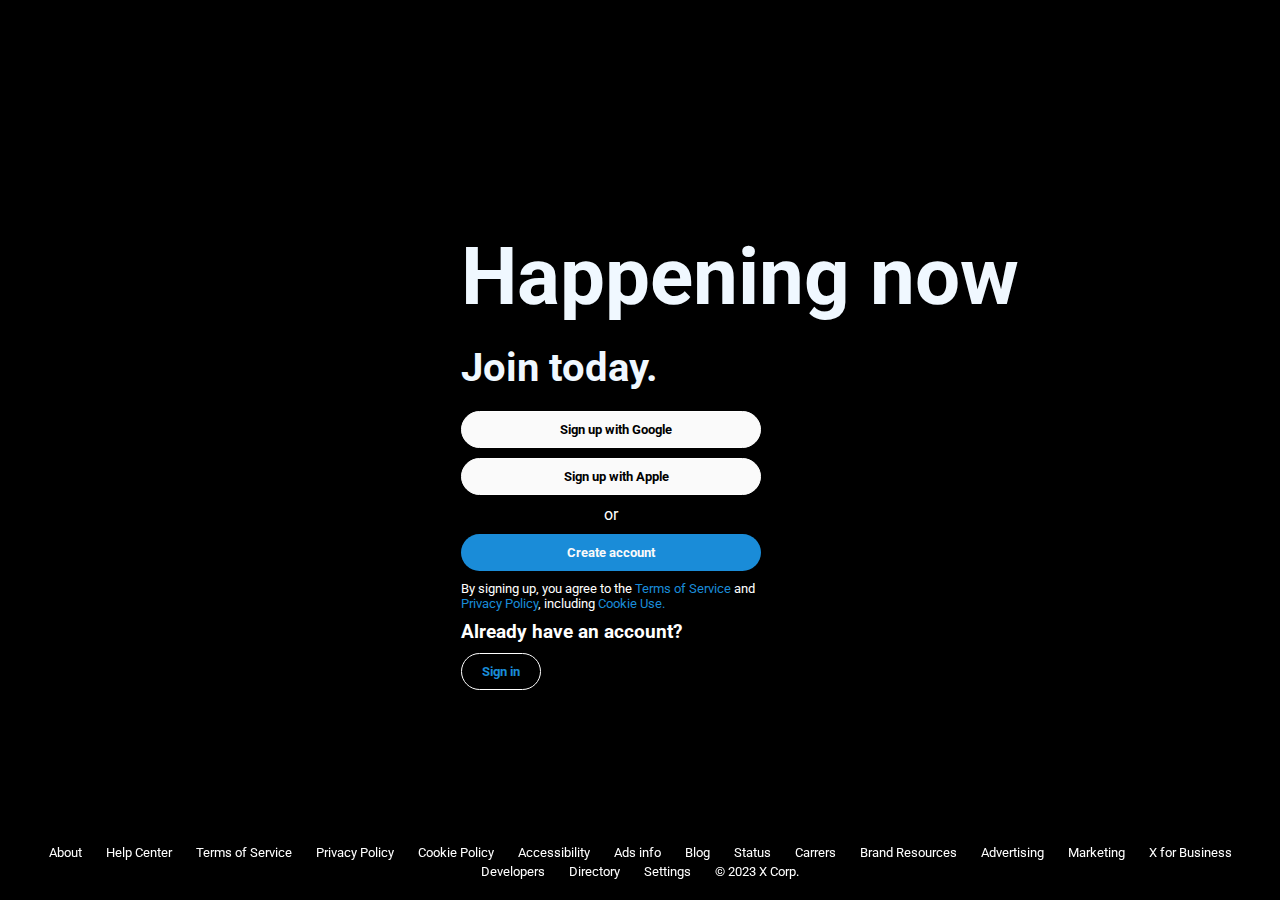
<file: UTS_135_Kennesty Ayustia/index.html>
<!DOCTYPE html>
<html lang="en">
  <head>
    <meta charset="UTF-8" />
    <meta name="viewport" content="width=device-width, initial-scale=1.0" />
    <title>135_Kennesty Ayustia</title>
    <link rel="stylesheet" href="resource/style.css" />
    <link
      rel="shortcut icon"
      href="images/logo.avif"
      type="image/x-icon"
    />
    <link
      rel="stylesheet"
      href="https://cdnjs.cloudflare.com/ajax/libs/font-awesome/6.4.2/css/all.min.css"
      integrity="sha512-z3gLpd7yknf1YoNbCzqRKc4qyor8gaKU1qmn+CShxbuBusANI9QpRohGBreCFkKxLhei6S9CQXFEbbKuqLg0DA=="
      crossorigin="anonymous"
      referrerpolicy="no-referrer"
    />
  </head>
  <body>
    <body style="background-color: black; color: white;">  </body>
    
    <div class="container">
      <div class="left">
        <i class="fa-brands fa-x-twitter"></i>
      </div>

      <div class="right">
        <span class="twitter-right">
          <i class="fa-brands fa-x-twitter"></i>
        </span>

        <h1 class="mt-20">Happening now
        </h1>
        <h2 class="mt-20">Join today.</h2>

        <p class="button-group">
          
          <button class="mt-20 button-bg-white">
            <i class="fa-brands fa-google"></i>
            <span>Sign up with Google</span>
          </button>
          <button class="mt-10 button-bg-white">
            <i class="fa-brands fa-apple"></i>
            <span>Sign up with Apple</span>
          </button>

          <span class="mt-10 text-center">or</span>

          <button class="mt-10 button-bg-blue button-create-account">
            Create account
          </button>
        </p>

        <p class="mt-10 text-muted">
          By signing up, you agree to the
          <a href="#">Terms of Service</a> and <a href="#">Privacy Policy</a>,
          including
          <a href="#">Cookie Use.</a>
        </p>

        <h3 class="mt-10">Already have an account?</h3>
        <button
          class="mt-10 button-bg-transparent text-blue button-login-account"
        >
          Sign in
        </button>
      </div>
    </div>

    <footer class="mt-20">
      <a href="#">About</a>
      <a href="#">Help Center</a>
      <a href="#">Terms of Service</a>
      <a href="#">Privacy Policy</a>
      <a href="#">Cookie Policy</a>
      <a href="#">Accessibility</a>
      <a href="#">Ads info</a>
      <a href="#">Blog</a>
      <a href="#">Status</a>
      <a href="#">Carrers</a>
      <a href="#">Brand Resources</a>
      <a href="#">Advertising</a>
      <a href="#">Marketing</a>
      <a href="#">X for Business</a>
      <a href="#">Developers</a>
      <a href="#">Directory</a>
      <a href="#">Settings</a>
      <a href="#">&copy; 2023 X Corp.</a>
    </footer>

    <!-- LOGIN -->
    <div id="modal-login" class="modal display-hidden">
      
      <div class="modal-container">
        <button class="button-close-modal">x</button>

        <span class="logo-twitter-modal">
          <i class="fa-brands fa-x-twitter"></i>
        </span>

        <div class="modal-content">
          <h2 class="mt-20">Sign in to X</h2>

          <p class="button-group">
            <button class="mt-20 button-bg-white">
              <i class="fa-brands fa-google"></i>
              <span>Sign in with Google</span>
            </button>
            <button class="mt-10 button-bg-white">
              <i class="fa-brands fa-apple"></i>
              <span>Sign in with Apple</span>
            </button>

            <span class="mt-10 text-center">or</span>

            <input 
              class="mt-10"
              type="text"
              placeholder="Phone, email, or username"
            />
            <button class="mt-10 button-bg-white"onclick="window.location.href = 'homepage.html';">Next</button>
            <button class="mt-10 button-bg-white">
              Forgot password?
            </button>
          </p>

          <p class="mt-30 text-muted">
            Don't have an account?
            <button class="text-blue button-link button-create-account">
              Sign up
            </button>
          </p>
        </div>
      </div>
    </div>

    <!-- REGISTER -->
    <div id="modal-register" class="modal display-hidden">
      <div class="modal-container">
        <button class="button-close-modal">x</button>

        <span class="logo-twitter-modal">
          <i class="fa-brands fa-x-twitter"></i>
        </span>

        <div class="modal-content">
          <h2 class="mt-20">Create your Account</h2>

          <p class="button-group">
             <input
              class="mt-10"
              type="text"
              placeholder="Name"
            />
            <input
            class="mt-10"
            type="text"
            placeholder="Email"
          />
          <input
          class="mt-10"
          type="text"
          placeholder="Password"
        />


        <button class="mt-10 button-bg-blue button-create-account">
          Register
      </button>
      
          </p>

          <p class="mt-10 text-muted">
            By signing up, you agree to the
            <a href="#" class="text-blue">Terms of Service</a> and
            <a href="#" class="text-blue">Privacy Policy</a>, including
            <a href="#" class="text-blue">Cookie Use.</a>
          </p>

          <p class="mt-30 text-muted">
            Already have an account?
            <button class="text-blue button-link button-login-account">
              Sign in
            </button>
          </p>
        </div>
      </div>
    </div>

    <script src="js/scripts.js"></script>
  </body>
</html>
</file>
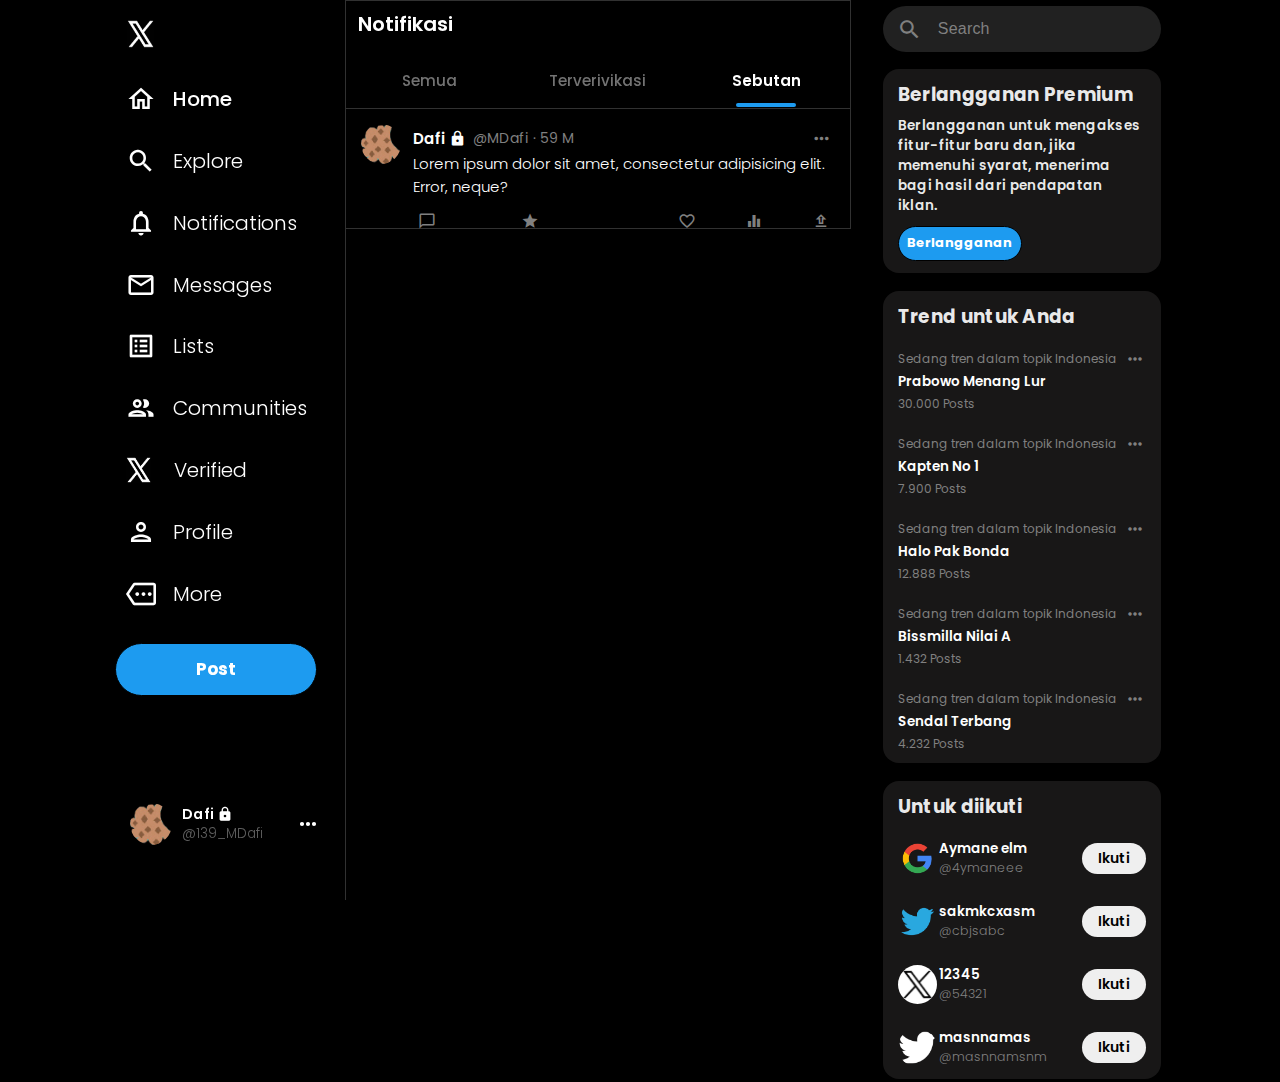
<file: UTS_135_Kennesty Ayustia/explore.html>
<!DOCTYPE html>
<html lang="en">

<head>
    <meta charset="UTF-8">
    <meta http-equiv="X-UA-Compatible" content="IE=edge">
    <meta name="viewport" content="width=device-width, initial-scale=1.0">
    <link href="https://fonts.googleapis.com/icon?family=Material+Icons|Material+Icons+Outlined" rel="stylesheet">
    <link rel="stylesheet" href="resource/stylehome.css">
    <link rel="icon" href="images/xx logo.png">
    <title>139_Muhammad Dafi Bagas</title>
</head>

<body>
    <!-- Nav Links Structure -->
    <header>
        <nav class="nav-links">
            <a href="" class="logo">
                <img src="images/x logo.png" alt="" class="logo-img">
            </a>

            <a href="homepage.html" class="active">
                <i class="material-icons-outlined">home</i>
                <span style="font-weight: 500;"> Home</span>
            </a>

            <a href="explore.html">
                <i class="material-icons-outlined">search</i>
                <span>Explore</span>
            </a>
            

            <a href="">
                <i class="material-icons-outlined">notifications</i>
                <span>Notifications</span>
            </a>

            <a href="">
                <i class="material-icons-outlined">mail</i>
                <span>Messages</span>
            </a>

            <a href="">
                <i class="material-icons-outlined">list_alt</i>
                <span>Lists</span>
            </a>

            <a href="">
                <i class="material-icons-outlined">group</i>
                <span>Communities</span>
            </a>

            <a href="">
                <img src="images/x logo.png" alt="" class="verified">
                <span>Verified</span>
            </a>

            <a href="">
                <i class="material-icons-outlined">person</i>
                <span>Profile</span>
            </a>

            <a href="">
                <i class="material-icons-outlined">more</i>
                <span>More</span>
            </a>
            <button class="x-btn">Post</button>
        </nav>

        <div class="main-account">
            <a href="">
                <img src="images/cook.png" alt="">
                <div class="account-details">
                    <span class="account-name">Dafi <i class="material-icons">lock</i></span>
                    <span class="account-user">@139_MDafi</span>
                </div>
                <i class="material-icons-outlined">
                    more_horiz
                </i>
            </a>
        </div>
    </header>

    <!-- Main Structure -->

    <main>
        <div class="main-flex">

            <!-- Left Main Structure -->

            <div class="main-feed">

                <div class="home-bar">
                    <span style="font-weight: 600;">Notifikasi</span>
                    <div class="two-links">
                        <a href="notifsemua.html">Semua</a>
                        <a href="">Terverivikasi</a>
                        <a href="" class="active">Sebutan</a>
                    </div>
                </div>
                <div class="new-tweet">
                    <img src="images/cook.png" alt="">
                    <div class="tweet-posted-details">
                        <div class="user-time">
                            <a href="">
                               Dafi <i class="material-icons">lock</i>
                                <span> @MDafi
                                    ·
                                    59 M</span>
                            </a>
                            <i class="material-icons-outlined">
                                more_horiz
                            </i>
                        </div>


                        <div class="tweet-text">

                            <p>Lorem ipsum dolor sit amet, consectetur adipisicing elit. Error, neque?</p>

                        </div>

                        <div class="tweet-react">
                            <ul>
                                <li><i class="material-icons-outlined">chat_bubble_outline</i></li>
                                <li><i class="material-icons-outlined green">restart_alt</i></li>
                                <li><i class="material-icons-outlined red">favorite_border</i></li>
                                <li><i class="material-icons-outlined">equalizer</i></li>
                                <li><i class="material-icons-outlined">upload</i></li>
                            </ul>
                            
                        </div>

                    </div>
                </div>

              

            </div>

            <!-- Right Main Structure -->

            <div class="side-feed">

                <!-- Search Bar Structure -->

                <div class="search">
                    <i class="material-icons-outlined">
                        search
                    </i>
                    <input type="text" placeholder="Search">
                </div>

                <!-- Subscribe Section Structure -->

                <div class="subscribe">
                    <h4>Berlangganan Premium</h4>
                    <p>Berlangganan untuk mengakses fitur-fitur baru dan, jika memenuhi syarat, menerima bagi hasil dari pendapatan iklan.</p>
                    <button class="x-btnbr">Berlangganan</button>
                </div>

                <!-- Trending Section Structure -->

                <div class="trending">
                    <h4>Trend untuk Anda</h4>
                    <div class="trending-details">
                        <div class="trending-city">
                            <span>Sedang tren dalam topik Indonesia</span>
                            <i class="material-icons-outlined">
                                more_horiz
                            </i>
                        </div>

                        <div class="trending-name">
                            <p>Prabowo Menang Lur</p>
                            <span>30.000 Posts</span>
                        </div>
                    </div>

                    <div class="trending-details">
                        <div class="trending-city">
                            <span>Sedang tren dalam topik Indonesia</span>
                            <i class="material-icons-outlined">
                                more_horiz
                            </i>
                        </div>

                        <div class="trending-name">
                            <p>Kapten No 1</p>
                            <span>7.900 Posts</span>
                        </div>
                    </div>

                    <div class="trending-details">
                        <div class="trending-city">
                            <span>Sedang tren dalam topik Indonesia</span>
                            <i class="material-icons-outlined">
                                more_horiz
                            </i>
                        </div>

                        <div class="trending-name">
                            <p>Halo Pak Bonda</p>
                            <span>12.888 Posts</span>
                        </div>
                    </div>

                    <div class="trending-details">
                        <div class="trending-city">
                            <span>Sedang tren dalam topik Indonesia</span>
                            <i class="material-icons-outlined">
                                more_horiz
                            </i>
                        </div>

                        <div class="trending-name">
                            <p>Bissmilla Nilai A</p>
                            <span>1.432 Posts</span>
                        </div>
                    </div>

                    <div class="trending-details">
                        <div class="trending-city">
                            <span>Sedang tren dalam topik Indonesia</span>
                            <i class="material-icons-outlined">
                                more_horiz
                            </i>
                        </div>

                        <div class="trending-name">
                            <p>Sendal Terbang</p>
                            <span>4.232 Posts</span>
                        </div>
                    </div>

                    

                </div>

                <!-- Follow Section Structure -->

                <div class="follow">
                    <h4>Untuk diikuti</h4>
                    <div class="account-info">
                        <img src="images/google.png" alt="">
                        <div class="user">
                            <p>Aymane elm</p>
                            <span>@4ymaneee</span>
                        </div>
                        <button class="follow-btn">Ikuti</button>
                    </div>

                    <div class="account-info">
                        <img src="images/logo.png" alt="">
                        <div class="user">
                            <p>sakmkcxasm</p>
                            <span>@cbjsabc</span>
                        </div>
                        <button class="follow-btn">Ikuti</button>
                    </div>

                    <div class="account-info">
                        <img src="images/sad.avif" alt="">
                        <div class="user">
                            <p>12345</p>
                            <span>@54321</span>
                        </div>
                        <button class="follow-btn">Ikuti</button>
                    </div>

                    <div class="account-info">
                        <img src="images/twitter-white.png" alt="">
                        <div class="user">
                            <p>masnnamas</p>
                            <span>@masnnamsnm</span>
                        </div>
                        <button class="follow-btn">Ikuti</button>
                    </div>
                </div>
            </div>
        </div>
    </main>

</body>

</html>
</file>
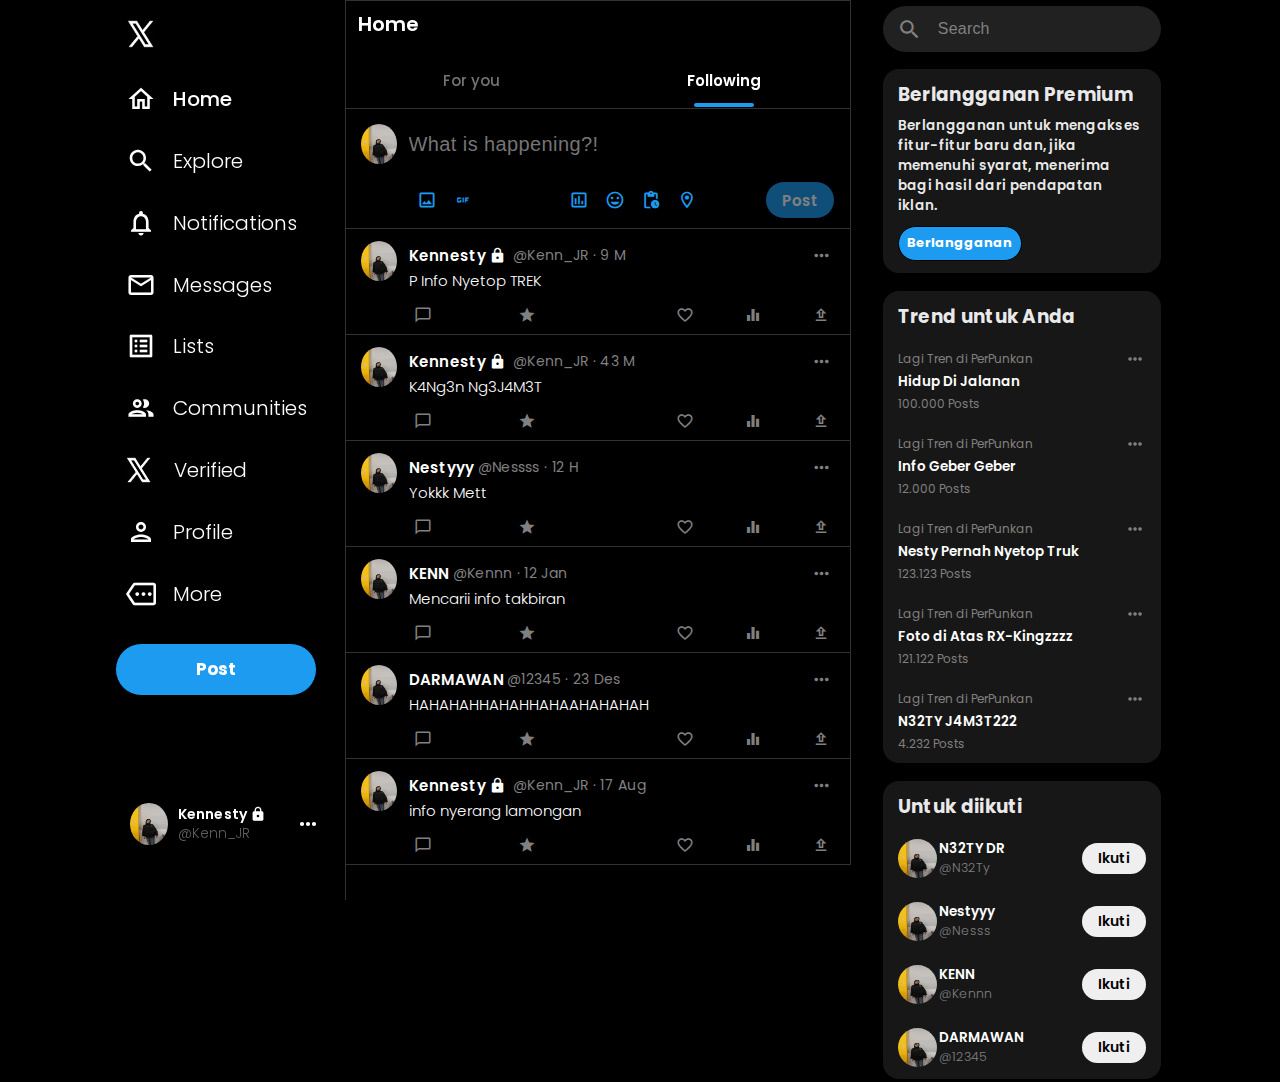
<file: UTS_135_Kennesty Ayustia/homemengikuti.html>
<!DOCTYPE html>
<html lang="en">

<head>
    <meta charset="UTF-8">
    <meta http-equiv="X-UA-Compatible" content="IE=edge">
    <meta name="viewport" content="width=device-width, initial-scale=1.0">
    <link href="https://fonts.googleapis.com/icon?family=Material+Icons|Material+Icons+Outlined" rel="stylesheet">
    <link rel="stylesheet" href="resource/stylehome.css">
    <link rel="icon" href="images/xx logo.png">
    <title>135_Kennesty Ayustia</title>
</head>

<body>
    <!-- Nav Links Structure -->
    <header>
        <nav class="nav-links">
            <a href="" class="logo">
                <img src="images/x logo.png" alt="" class="logo-img">
            </a>

            <a href="homepage.html" class="active">
                <i class="material-icons-outlined">home</i>
                <span style="font-weight: 500;"> Home</span>
            </a>

            <a href="explore.html">
                <i class="material-icons-outlined">search</i>
                <span>Explore</span>
            </a>
            

            <a href="notifsemua.html">
                <i class="material-icons-outlined">notifications</i>
                <span>Notifications</span>
            </a>

            <a href="">
                <i class="material-icons-outlined">mail</i>
                <span>Messages</span>
            </a>

            <a href="">
                <i class="material-icons-outlined">list_alt</i>
                <span>Lists</span>
            </a>

            <a href="">
                <i class="material-icons-outlined">group</i>
                <span>Communities</span>
            </a>

            <a href="">
                <img src="images/x logo.png" alt="" class="verified">
                <span>Verified</span>
            </a>

            <a href="">
                <i class="material-icons-outlined">person</i>
                <span>Profile</span>
            </a>

            <a href="">
                <i class="material-icons-outlined">more</i>
                <span>More</span>
            </a>
            <button class="x-btn">Post</button>
        </nav>

        <div class="main-account">
            <a href="">
                <img src="images/ken.jpg" alt="">
                <div class="account-details">
                    <span class="account-name">Kennesty <i class="material-icons">lock</i></span>
                    <span class="account-user">@Kenn_JR</span>
                </div>
                <i class="material-icons-outlined">
                    more_horiz
                </i>
            </a>
        </div>
    </header>

    <!-- Main Structure -->

    <main>
        <div class="main-flex">

            <!-- Left Main Structure -->

            <div class="main-feed">

                <div class="home-bar">
                    <span style="font-weight: 600;">Home</span>
                    <div class="two-links">
                        <a href="homepage.html">For you</a>
                        <a href=""class="active">Following</a>
                    </div>
                </div>
                <div class="new-tweet">
                    <img src="images/ken.jpg" alt="">
                    <div class="new-tweet-details">
                        <input type="text" placeholder="What is happening?!">

                        <div class="new-tweet-action">

                            <ul>
                                <li><i class="material-icons-outlined">image</i></li>
                                <li><i class="material-icons-outlined">gif_box</i></li>
                                <li><i class="material-icons-outlined">poll</i></li>
                                <li><i class="material-icons-outlined">mood</i></li>
                                <li><i class="material-icons-outlined">pending_actions</i></li>
                                <li><i class="material-icons-outlined">location_on</i></li>
                            </ul>

                            <button class="x-btn">Post</button>

                        </div>
                    </div>
                </div>

                <div class="tweet-posted">
                    <img src="images/ken.jpg" alt="">
                    <div class="tweet-posted-details">
                        <div class="user-time">
                            <a href="">
                               Kennesty <i class="material-icons">lock</i>
                                <span> @Kenn_JR
                                    ·
                                    9 M</span>
                            </a>
                            <i class="material-icons-outlined">
                                more_horiz
                            </i>
                        </div>


                        <div class="tweet-text">

                            <p>P Info Nyetop TREK</p>

                        </div>

                        <div class="tweet-react">
                            <ul>
                                <li><i class="material-icons-outlined">chat_bubble_outline</i></li>
                                <li><i class="material-icons-outlined green">restart_alt</i></li>
                                <li><i class="material-icons-outlined red">favorite_border</i></li>
                                <li><i class="material-icons-outlined">equalizer</i></li>
                                <li><i class="material-icons-outlined">upload</i></li>
                            </ul>
                        </div>

                    </div>
                </div>

                <div class="tweet-posted">
                    <img src="images/ken.jpg" alt="">
                    <div class="tweet-posted-details">
                        <div class="user-time">
                            <a href="">
                                Kennesty<i class="material-icons">lock</i>
                                <span> @Kenn_JR
                                    ·
                                    43 M</span>
                            </a>
                            <i class="material-icons-outlined">
                                more_horiz
                            </i>
                        </div>


                        <div class="tweet-text">

                            <p>K4Ng3n Ng3J4M3T</p>

                        </div>

                        <div class="tweet-react">
                            <ul>
                                <li><i class="material-icons-outlined">chat_bubble_outline</i></li>
                                <li><i class="material-icons-outlined green">restart_alt</i></li>
                                <li><i class="material-icons-outlined red">favorite_border</i></li>
                                <li><i class="material-icons-outlined">equalizer</i></li>
                                <li><i class="material-icons-outlined">upload</i></li>
                            </ul>
                        </div>

                    </div>
                </div>

                <div class="tweet-posted">
                    <img src="images/ken.jpg" alt="">
                    <div class="tweet-posted-details">
                        <div class="user-time">
                            <a href="">
                                Nestyyy
                                <span> @Nessss
                                    ·
                                    12 H</span>
                            </a>
                            <i class="material-icons-outlined">
                                more_horiz
                            </i>
                        </div>


                        <div class="tweet-text">

                            <p>Yokkk Mett</p>

                        </div>

                        <div class="tweet-react">
                            <ul>
                                <li><i class="material-icons-outlined">chat_bubble_outline</i></li>
                                <li><i class="material-icons-outlined green">restart_alt</i></li>
                                <li><i class="material-icons-outlined red">favorite_border</i></li>
                                <li><i class="material-icons-outlined">equalizer</i></li>
                                <li><i class="material-icons-outlined">upload</i></li>
                            </ul>
                        </div>

                    </div>
                </div>

                <div class="tweet-posted">
                    <img src="images/ken.jpg" alt="">
                    <div class="tweet-posted-details">
                        <div class="user-time">
                            <a href="">
                                KENN
                                <span> @Kennn
                                    ·
                                    12 Jan</span>
                            </a>
                            <i class="material-icons-outlined">
                                more_horiz
                            </i>
                        </div>


                        <div class="tweet-text">

                            <p>Mencarii info takbiran</p>

                        </div>

                        <div class="tweet-react">
                            <ul>
                                <li><i class="material-icons-outlined">chat_bubble_outline</i></li>
                                <li><i class="material-icons-outlined green">restart_alt</i></li>
                                <li><i class="material-icons-outlined red">favorite_border</i></li>
                                <li><i class="material-icons-outlined">equalizer</i></li>
                                <li><i class="material-icons-outlined">upload</i></li>
                            </ul>
                        </div>

                    </div>
                </div>

                <div class="tweet-posted">
                    <img src="images/ken.jpg" alt="">
                    <div class="tweet-posted-details">
                        <div class="user-time">
                            <a href="">
                                DARMAWAN
                                <span> @12345
                                    ·
                                    23 Des</span>
                            </a>
                            <i class="material-icons-outlined">
                                more_horiz
                            </i>
                        </div>


                        <div class="tweet-text">

                            <p>HAHAHAHHAHAHHAHAAHAHAHAH</p>

                        </div>

                        <div class="tweet-react">
                            <ul>
                                <li><i class="material-icons-outlined">chat_bubble_outline</i></li>
                                <li><i class="material-icons-outlined green">restart_alt</i></li>
                                <li><i class="material-icons-outlined red">favorite_border</i></li>
                                <li><i class="material-icons-outlined">equalizer</i></li>
                                <li><i class="material-icons-outlined">upload</i></li>
                            </ul>
                        </div>

                    </div>
                </div>

                <div class="tweet-posted">
                    <img src="images/ken.jpg" alt="">
                    <div class="tweet-posted-details">
                        <div class="user-time">
                            <a href="">
                                Kennesty <i class="material-icons">lock</i>
                                <span> @Kenn_JR
                                    ·
                                    17 Aug</span>
                            </a>
                            <i class="material-icons-outlined">
                                more_horiz
                            </i>
                        </div>


                        <div class="tweet-text">

                            <p>info nyerang lamongan</p>

                        </div>

                        <div class="tweet-react">
                            <ul>
                                <li><i class="material-icons-outlined">chat_bubble_outline</i></li>
                                <li><i class="material-icons-outlined green">restart_alt</i></li>
                                <li><i class="material-icons-outlined red">favorite_border</i></li>
                                <li><i class="material-icons-outlined">equalizer</i></li>
                                <li><i class="material-icons-outlined">upload</i></li>
                            </ul>
                        </div>

                    </div>
                </div>

               

            </div>

            <!-- Right Main Structure -->

            <div class="side-feed">

                <!-- Search Bar Structure -->

                <div class="search">
                    <i class="material-icons-outlined">
                        search
                    </i>
                    <input type="text" placeholder="Search">
                </div>

                <!-- Subscribe Section Structure -->

                <div class="subscribe">
                    <h4>Berlangganan Premium</h4>
                    <p>Berlangganan untuk mengakses fitur-fitur baru dan, jika memenuhi syarat, menerima bagi hasil dari pendapatan iklan.</p>
                    <button class="x-btnbr">Berlangganan</button>
                </div>

                <!-- Trending Section Structure -->

                <div class="trending">
                    <h4>Trend untuk Anda</h4>
                    <div class="trending-details">
                        <div class="trending-city">
                            <span>Lagi Tren di PerPunkan</span>
                            <i class="material-icons-outlined">
                                more_horiz
                            </i>
                        </div>

                        <div class="trending-name">
                            <p>Hidup Di Jalanan</p>
                            <span>100.000 Posts</span>
                        </div>
                    </div>

                    <div class="trending-details">
                        <div class="trending-city">
                            <span>Lagi Tren di PerPunkan</span>
                            <i class="material-icons-outlined">
                                more_horiz
                            </i>
                        </div>

                        <div class="trending-name">
                            <p>Info Geber Geber</p>
                            <span>12.000 Posts</span>
                        </div>
                    </div>

                    <div class="trending-details">
                        <div class="trending-city">
                            <span>Lagi Tren di PerPunkan</span>
                            <i class="material-icons-outlined">
                                more_horiz
                            </i>
                        </div>

                        <div class="trending-name">
                            <p>Nesty Pernah Nyetop Truk</p>
                            <span>123.123 Posts</span>
                        </div>
                    </div>

                    <div class="trending-details">
                        <div class="trending-city">
                            <span>Lagi Tren di PerPunkan</span>
                            <i class="material-icons-outlined">
                                more_horiz
                            </i>
                        </div>

                        <div class="trending-name">
                            <p>Foto di Atas RX-Kingzzzz</p>
                            <span>121.122 Posts</span>
                        </div>
                    </div>

                    <div class="trending-details">
                        <div class="trending-city">
                            <span>Lagi Tren di PerPunkan</span>
                            <i class="material-icons-outlined">
                                more_horiz
                            </i>
                        </div>

                        <div class="trending-name">
                            <p>N32TY J4M3T222</p>
                            <span>4.232 Posts</span>
                        </div>
                    </div>

                    

                </div>

                <!-- Follow Section Structure -->

                <div class="follow">
                    <h4>Untuk diikuti</h4>
                    <div class="account-info">
                        <img src="images/ken.jpg" alt="">
                        <div class="user">
                            <p>N32TY DR</p>
                            <span>@N32Ty</span>
                        </div>
                        <button class="follow-btn">Ikuti</button>
                    </div>

                    <div class="account-info">
                        <img src="images/ken.jpg" alt="">
                        <div class="user">
                            <p>Nestyyy</p>
                            <span>@Nesss</span>
                        </div>
                        <button class="follow-btn">Ikuti</button>
                    </div>

                    <div class="account-info">
                        <img src="images/ken.jpg" alt="">
                        <div class="user">
                            <p>KENN</p>
                            <span>@Kennn</span>
                        </div>
                        <button class="follow-btn">Ikuti</button>
                    </div>

                    <div class="account-info">
                        <img src="images/ken.jpg" alt="">
                        <div class="user">
                            <p>DARMAWAN</p>
                            <span>@12345</span>
                        </div>
                        <button class="follow-btn">Ikuti</button>
                    </div>
                </div>
            </div>
        </div>
    </main>

</body>

</html>
</file>
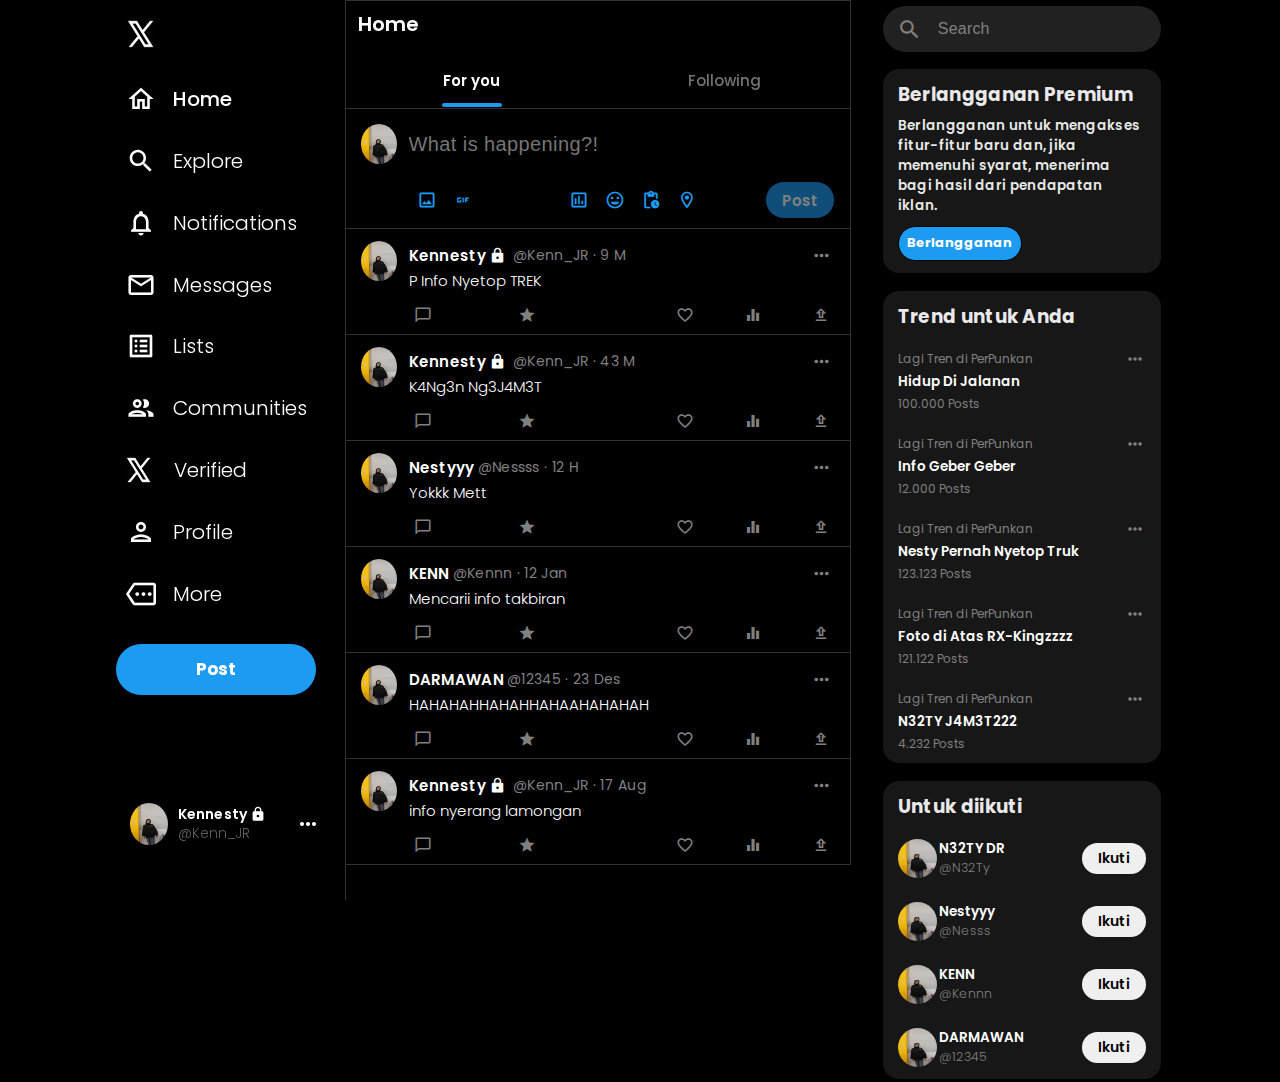
<file: UTS_135_Kennesty Ayustia/homepage.html>
<!DOCTYPE html>
<html lang="en">

<head>
    <meta charset="UTF-8">
    <meta http-equiv="X-UA-Compatible" content="IE=edge">
    <meta name="viewport" content="width=device-width, initial-scale=1.0">
    <link href="https://fonts.googleapis.com/icon?family=Material+Icons|Material+Icons+Outlined" rel="stylesheet">
    <link rel="stylesheet" href="resource/stylehome.css">
    <link rel="icon" href="images/xx logo.png">
    <title>135_Kennesty Ayustia</title>
</head>

<body>
    <!-- Nav Links Structure -->
    <header>
        <nav class="nav-links">
            <a href="" class="logo">
                <img src="images/x logo.png" alt="" class="logo-img">
            </a>

            <a href="" class="active">
                <i class="material-icons-outlined">home</i>
                <span style="font-weight: 500;"> Home</span>
            </a>

            <a href="explore.html">
                <i class="material-icons-outlined">search</i>
                <span>Explore</span>
            </a>
            

            <a href="notifsemua.html">
                <i class="material-icons-outlined">notifications</i>
                <span>Notifications</span>
            </a>

            <a href="">
                <i class="material-icons-outlined">mail</i>
                <span>Messages</span>
            </a>

            <a href="">
                <i class="material-icons-outlined">list_alt</i>
                <span>Lists</span>
            </a>

            <a href="">
                <i class="material-icons-outlined">group</i>
                <span>Communities</span>
            </a>

            <a href="">
                <img src="images/x logo.png" alt="" class="verified">
                <span>Verified</span>
            </a>

            <a href="">
                <i class="material-icons-outlined">person</i>
                <span>Profile</span>
            </a>

            <a href="">
                <i class="material-icons-outlined">more</i>
                <span>More</span>
            </a>
            <button class="x-btn">Post</button>
        </nav>

        <div class="main-account">
            <a href="">
                <img src="images/ken.jpg" alt="">
                <div class="account-details">
                    <span class="account-name">Kennesty <i class="material-icons">lock</i></span>
                    <span class="account-user">@Kenn_JR</span>
                </div>
                <i class="material-icons-outlined">
                    more_horiz
                </i>
            </a>
        </div>
    </header>

    <!-- Main Structure -->

    <main>
        <div class="main-flex">

            <!-- Left Main Structure -->

            <div class="main-feed">

                <div class="home-bar">
                    <span style="font-weight: 600;">Home</span>
                    <div class="two-links">
                        <a href="" class="active">For you</a>
                        <a href="homemengikuti.html">Following</a>
                    </div>
                </div>
                <div class="new-tweet">
                    <img src="images/ken.jpg" alt="">
                    <div class="new-tweet-details">
                        <input type="text" placeholder="What is happening?!">

                        <div class="new-tweet-action">

                            <ul>
                                <li><i class="material-icons-outlined">image</i></li>
                                <li><i class="material-icons-outlined">gif_box</i></li>
                                <li><i class="material-icons-outlined">poll</i></li>
                                <li><i class="material-icons-outlined">mood</i></li>
                                <li><i class="material-icons-outlined">pending_actions</i></li>
                                <li><i class="material-icons-outlined">location_on</i></li>
                            </ul>

                            <button class="x-btn">Post</button>

                        </div>
                    </div>
                </div>

                <div class="tweet-posted">
                    <img src="images/ken.jpg" alt="">
                    <div class="tweet-posted-details">
                        <div class="user-time">
                            <a href="">
                               Kennesty <i class="material-icons">lock</i>
                                <span> @Kenn_JR
                                    ·
                                    9 M</span>
                            </a>
                            <i class="material-icons-outlined">
                                more_horiz
                            </i>
                        </div>


                        <div class="tweet-text">

                            <p>P Info Nyetop TREK</p>

                        </div>

                        <div class="tweet-react">
                            <ul>
                                <li><i class="material-icons-outlined">chat_bubble_outline</i></li>
                                <li><i class="material-icons-outlined green">restart_alt</i></li>
                                <li><i class="material-icons-outlined red">favorite_border</i></li>
                                <li><i class="material-icons-outlined">equalizer</i></li>
                                <li><i class="material-icons-outlined">upload</i></li>
                            </ul>
                        </div>

                    </div>
                </div>

                <div class="tweet-posted">
                    <img src="images/ken.jpg" alt="">
                    <div class="tweet-posted-details">
                        <div class="user-time">
                            <a href="">
                                Kennesty<i class="material-icons">lock</i>
                                <span> @Kenn_JR
                                    ·
                                    43 M</span>
                            </a>
                            <i class="material-icons-outlined">
                                more_horiz
                            </i>
                        </div>


                        <div class="tweet-text">

                            <p>K4Ng3n Ng3J4M3T</p>

                        </div>

                        <div class="tweet-react">
                            <ul>
                                <li><i class="material-icons-outlined">chat_bubble_outline</i></li>
                                <li><i class="material-icons-outlined green">restart_alt</i></li>
                                <li><i class="material-icons-outlined red">favorite_border</i></li>
                                <li><i class="material-icons-outlined">equalizer</i></li>
                                <li><i class="material-icons-outlined">upload</i></li>
                            </ul>
                        </div>

                    </div>
                </div>

                <div class="tweet-posted">
                    <img src="images/ken.jpg" alt="">
                    <div class="tweet-posted-details">
                        <div class="user-time">
                            <a href="">
                                Nestyyy
                                <span> @Nessss
                                    ·
                                    12 H</span>
                            </a>
                            <i class="material-icons-outlined">
                                more_horiz
                            </i>
                        </div>


                        <div class="tweet-text">

                            <p>Yokkk Mett</p>

                        </div>

                        <div class="tweet-react">
                            <ul>
                                <li><i class="material-icons-outlined">chat_bubble_outline</i></li>
                                <li><i class="material-icons-outlined green">restart_alt</i></li>
                                <li><i class="material-icons-outlined red">favorite_border</i></li>
                                <li><i class="material-icons-outlined">equalizer</i></li>
                                <li><i class="material-icons-outlined">upload</i></li>
                            </ul>
                        </div>

                    </div>
                </div>

                <div class="tweet-posted">
                    <img src="images/ken.jpg" alt="">
                    <div class="tweet-posted-details">
                        <div class="user-time">
                            <a href="">
                                KENN
                                <span> @Kennn
                                    ·
                                    12 Jan</span>
                            </a>
                            <i class="material-icons-outlined">
                                more_horiz
                            </i>
                        </div>


                        <div class="tweet-text">

                            <p>Mencarii info takbiran</p>

                        </div>

                        <div class="tweet-react">
                            <ul>
                                <li><i class="material-icons-outlined">chat_bubble_outline</i></li>
                                <li><i class="material-icons-outlined green">restart_alt</i></li>
                                <li><i class="material-icons-outlined red">favorite_border</i></li>
                                <li><i class="material-icons-outlined">equalizer</i></li>
                                <li><i class="material-icons-outlined">upload</i></li>
                            </ul>
                        </div>

                    </div>
                </div>

                <div class="tweet-posted">
                    <img src="images/ken.jpg" alt="">
                    <div class="tweet-posted-details">
                        <div class="user-time">
                            <a href="">
                                DARMAWAN
                                <span> @12345
                                    ·
                                    23 Des</span>
                            </a>
                            <i class="material-icons-outlined">
                                more_horiz
                            </i>
                        </div>


                        <div class="tweet-text">

                            <p>HAHAHAHHAHAHHAHAAHAHAHAH</p>

                        </div>

                        <div class="tweet-react">
                            <ul>
                                <li><i class="material-icons-outlined">chat_bubble_outline</i></li>
                                <li><i class="material-icons-outlined green">restart_alt</i></li>
                                <li><i class="material-icons-outlined red">favorite_border</i></li>
                                <li><i class="material-icons-outlined">equalizer</i></li>
                                <li><i class="material-icons-outlined">upload</i></li>
                            </ul>
                        </div>

                    </div>
                </div>

                <div class="tweet-posted">
                    <img src="images/ken.jpg" alt="">
                    <div class="tweet-posted-details">
                        <div class="user-time">
                            <a href="">
                                Kennesty <i class="material-icons">lock</i>
                                <span> @Kenn_JR
                                    ·
                                    17 Aug</span>
                            </a>
                            <i class="material-icons-outlined">
                                more_horiz
                            </i>
                        </div>


                        <div class="tweet-text">

                            <p>info nyerang lamongan</p>

                        </div>

                        <div class="tweet-react">
                            <ul>
                                <li><i class="material-icons-outlined">chat_bubble_outline</i></li>
                                <li><i class="material-icons-outlined green">restart_alt</i></li>
                                <li><i class="material-icons-outlined red">favorite_border</i></li>
                                <li><i class="material-icons-outlined">equalizer</i></li>
                                <li><i class="material-icons-outlined">upload</i></li>
                            </ul>
                        </div>

                    </div>
                </div>

               

            </div>

            <!-- Right Main Structure -->

            <div class="side-feed">

                <!-- Search Bar Structure -->

                <div class="search">
                    <i class="material-icons-outlined">
                        search
                    </i>
                    <input type="text" placeholder="Search">
                </div>

                <!-- Subscribe Section Structure -->

                <div class="subscribe">
                    <h4>Berlangganan Premium</h4>
                    <p>Berlangganan untuk mengakses fitur-fitur baru dan, jika memenuhi syarat, menerima bagi hasil dari pendapatan iklan.</p>
                    <button class="x-btnbr">Berlangganan</button>
                </div>

                <!-- Trending Section Structure -->

                <div class="trending">
                    <h4>Trend untuk Anda</h4>
                    <div class="trending-details">
                        <div class="trending-city">
                            <span>Lagi Tren di PerPunkan</span>
                            <i class="material-icons-outlined">
                                more_horiz
                            </i>
                        </div>

                        <div class="trending-name">
                            <p>Hidup Di Jalanan</p>
                            <span>100.000 Posts</span>
                        </div>
                    </div>

                    <div class="trending-details">
                        <div class="trending-city">
                            <span>Lagi Tren di PerPunkan</span>
                            <i class="material-icons-outlined">
                                more_horiz
                            </i>
                        </div>

                        <div class="trending-name">
                            <p>Info Geber Geber</p>
                            <span>12.000 Posts</span>
                        </div>
                    </div>

                    <div class="trending-details">
                        <div class="trending-city">
                            <span>Lagi Tren di PerPunkan</span>
                            <i class="material-icons-outlined">
                                more_horiz
                            </i>
                        </div>

                        <div class="trending-name">
                            <p>Nesty Pernah Nyetop Truk</p>
                            <span>123.123 Posts</span>
                        </div>
                    </div>

                    <div class="trending-details">
                        <div class="trending-city">
                            <span>Lagi Tren di PerPunkan</span>
                            <i class="material-icons-outlined">
                                more_horiz
                            </i>
                        </div>

                        <div class="trending-name">
                            <p>Foto di Atas RX-Kingzzzz</p>
                            <span>121.122 Posts</span>
                        </div>
                    </div>

                    <div class="trending-details">
                        <div class="trending-city">
                            <span>Lagi Tren di PerPunkan</span>
                            <i class="material-icons-outlined">
                                more_horiz
                            </i>
                        </div>

                        <div class="trending-name">
                            <p>N32TY J4M3T222</p>
                            <span>4.232 Posts</span>
                        </div>
                    </div>

                    

                </div>

                <!-- Follow Section Structure -->

                <div class="follow">
                    <h4>Untuk diikuti</h4>
                    <div class="account-info">
                        <img src="images/ken.jpg" alt="">
                        <div class="user">
                            <p>N32TY DR</p>
                            <span>@N32Ty</span>
                        </div>
                        <button class="follow-btn">Ikuti</button>
                    </div>

                    <div class="account-info">
                        <img src="images/ken.jpg" alt="">
                        <div class="user">
                            <p>Nestyyy</p>
                            <span>@Nesss</span>
                        </div>
                        <button class="follow-btn">Ikuti</button>
                    </div>

                    <div class="account-info">
                        <img src="images/ken.jpg" alt="">
                        <div class="user">
                            <p>KENN</p>
                            <span>@Kennn</span>
                        </div>
                        <button class="follow-btn">Ikuti</button>
                    </div>

                    <div class="account-info">
                        <img src="images/ken.jpg" alt="">
                        <div class="user">
                            <p>DARMAWAN</p>
                            <span>@12345</span>
                        </div>
                        <button class="follow-btn">Ikuti</button>
                    </div>
                </div>
            </div>
        </div>
    </main>

</body>

</html>
</file>
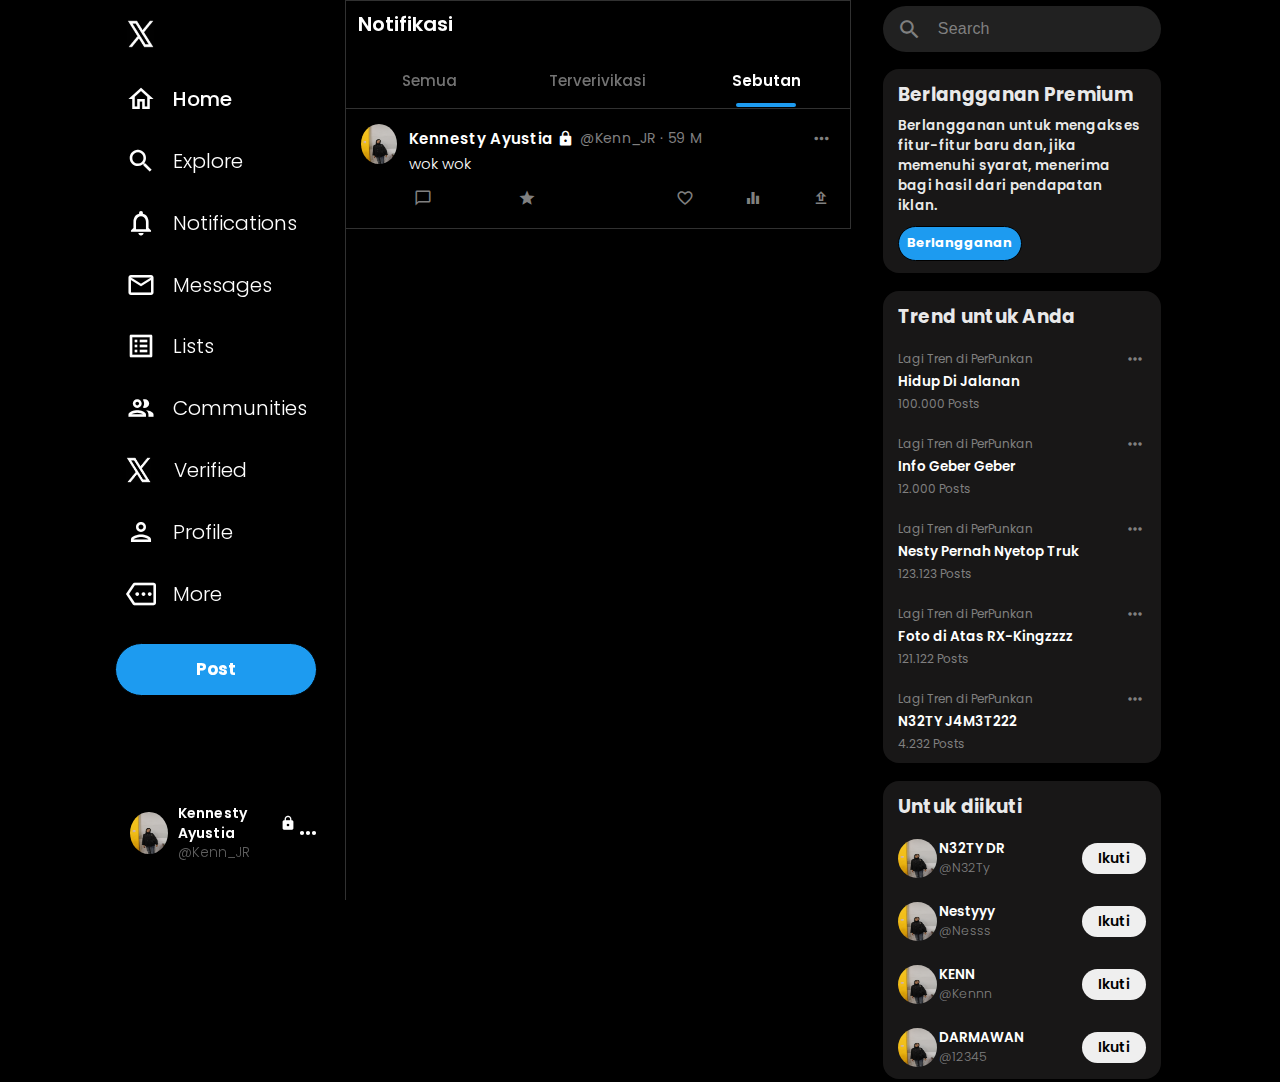
<file: UTS_135_Kennesty Ayustia/notifsebutan.html>
<!DOCTYPE html>
<html lang="en">

<head>
    <meta charset="UTF-8">
    <meta http-equiv="X-UA-Compatible" content="IE=edge">
    <meta name="viewport" content="width=device-width, initial-scale=1.0">
    <link href="https://fonts.googleapis.com/icon?family=Material+Icons|Material+Icons+Outlined" rel="stylesheet">
    <link rel="stylesheet" href="resource/stylehome.css">
    <link rel="icon" href="images/xx logo.png">
    <title>135_Kennesty Ayustia</title>
</head>

<body>
    <!-- Nav Links Structure -->
    <header>
        <nav class="nav-links">
            <a href="" class="logo">
                <img src="images/x logo.png" alt="" class="logo-img">
            </a>

            <a href="homepage.html" class="active">
                <i class="material-icons-outlined">home</i>
                <span style="font-weight: 500;"> Home</span>
            </a>

            <a href="explore.html">
                <i class="material-icons-outlined">search</i>
                <span>Explore</span>
            </a>
            

            <a href="">
                <i class="material-icons-outlined">notifications</i>
                <span>Notifications</span>
            </a>

            <a href="">
                <i class="material-icons-outlined">mail</i>
                <span>Messages</span>
            </a>

            <a href="">
                <i class="material-icons-outlined">list_alt</i>
                <span>Lists</span>
            </a>

            <a href="">
                <i class="material-icons-outlined">group</i>
                <span>Communities</span>
            </a>

            <a href="">
                <img src="images/x logo.png" alt="" class="verified">
                <span>Verified</span>
            </a>

            <a href="">
                <i class="material-icons-outlined">person</i>
                <span>Profile</span>
            </a>

            <a href="">
                <i class="material-icons-outlined">more</i>
                <span>More</span>
            </a>
            <button class="x-btn">Post</button>
        </nav>

        <div class="main-account">
            <a href="">
                <img src="images/ken.jpg" alt="">
                <div class="account-details">
                    <span class="account-name">Kennesty Ayustia <i class="material-icons">lock</i></span>
                    <span class="account-user">@Kenn_JR</span>
                </div>
                <i class="material-icons-outlined">
                    more_horiz
                </i>
            </a>
        </div>
    </header>

    <!-- Main Structure -->

    <main>
        <div class="main-flex">

            <!-- Left Main Structure -->

            <div class="main-feed">

                <div class="home-bar">
                    <span style="font-weight: 600;">Notifikasi</span>
                    <div class="two-links">
                        <a href="notifsemua.html">Semua</a>
                        <a href="">Terverivikasi</a>
                        <a href="" class="active">Sebutan</a>
                    </div>
                </div>
                <div class="new-tweet">
                    <img src="images/ken.jpg" alt="">
                    <div class="tweet-posted-details">
                        <div class="user-time">
                            <a href="">
                               Kennesty Ayustia <i class="material-icons">lock</i>
                                <span> @Kenn_JR
                                    ·
                                    59 M</span>
                            </a>
                            <i class="material-icons-outlined">
                                more_horiz
                            </i>
                        </div>


                        <div class="tweet-text">

                            <p>wok wok</p>

                        </div>

                        <div class="tweet-react">
                            <ul>
                                <li><i class="material-icons-outlined">chat_bubble_outline</i></li>
                                <li><i class="material-icons-outlined green">restart_alt</i></li>
                                <li><i class="material-icons-outlined red">favorite_border</i></li>
                                <li><i class="material-icons-outlined">equalizer</i></li>
                                <li><i class="material-icons-outlined">upload</i></li>
                            </ul>
                            
                        </div>

                    </div>

                    
                </div>

              

            </div>

            <!-- Right Main Structure -->

            <div class="side-feed">

                <!-- Search Bar Structure -->

                <div class="search">
                    <i class="material-icons-outlined">
                        search
                    </i>
                    <input type="text" placeholder="Search">
                </div>

                <!-- Subscribe Section Structure -->

                <div class="subscribe">
                    <h4>Berlangganan Premium</h4>
                    <p>Berlangganan untuk mengakses fitur-fitur baru dan, jika memenuhi syarat, menerima bagi hasil dari pendapatan iklan.</p>
                    <button class="x-btnbr">Berlangganan</button>
                </div>

                <!-- Trending Section Structure -->

                <div class="trending">
                    <h4>Trend untuk Anda</h4>
                    <div class="trending-details">
                        <div class="trending-city">
                            <span>Lagi Tren di PerPunkan</span>
                            <i class="material-icons-outlined">
                                more_horiz
                            </i>
                        </div>

                        <div class="trending-name">
                            <p>Hidup Di Jalanan</p>
                            <span>100.000 Posts</span>
                        </div>
                    </div>

                    <div class="trending-details">
                        <div class="trending-city">
                            <span>Lagi Tren di PerPunkan</span>
                            <i class="material-icons-outlined">
                                more_horiz
                            </i>
                        </div>

                        <div class="trending-name">
                            <p>Info Geber Geber</p>
                            <span>12.000 Posts</span>
                        </div>
                    </div>

                    <div class="trending-details">
                        <div class="trending-city">
                            <span>Lagi Tren di PerPunkan</span>
                            <i class="material-icons-outlined">
                                more_horiz
                            </i>
                        </div>

                        <div class="trending-name">
                            <p>Nesty Pernah Nyetop Truk</p>
                            <span>123.123 Posts</span>
                        </div>
                    </div>

                    <div class="trending-details">
                        <div class="trending-city">
                            <span>Lagi Tren di PerPunkan</span>
                            <i class="material-icons-outlined">
                                more_horiz
                            </i>
                        </div>

                        <div class="trending-name">
                            <p>Foto di Atas RX-Kingzzzz</p>
                            <span>121.122 Posts</span>
                        </div>
                    </div>

                    <div class="trending-details">
                        <div class="trending-city">
                            <span>Lagi Tren di PerPunkan</span>
                            <i class="material-icons-outlined">
                                more_horiz
                            </i>
                        </div>

                        <div class="trending-name">
                            <p>N32TY J4M3T222</p>
                            <span>4.232 Posts</span>
                        </div>
                    </div>

                    

                </div>

                <!-- Follow Section Structure -->

                <div class="follow">
                    <h4>Untuk diikuti</h4>
                    <div class="account-info">
                        <img src="images/ken.jpg" alt="">
                        <div class="user">
                            <p>N32TY DR</p>
                            <span>@N32Ty</span>
                        </div>
                        <button class="follow-btn">Ikuti</button>
                    </div>

                    <div class="account-info">
                        <img src="images/ken.jpg" alt="">
                        <div class="user">
                            <p>Nestyyy</p>
                            <span>@Nesss</span>
                        </div>
                        <button class="follow-btn">Ikuti</button>
                    </div>

                    <div class="account-info">
                        <img src="images/ken.jpg" alt="">
                        <div class="user">
                            <p>KENN</p>
                            <span>@Kennn</span>
                        </div>
                        <button class="follow-btn">Ikuti</button>
                    </div>

                    <div class="account-info">
                        <img src="images/ken.jpg" alt="">
                        <div class="user">
                            <p>DARMAWAN</p>
                            <span>@12345</span>
                        </div>
                        <button class="follow-btn">Ikuti</button>
                    </div>
                </div>
            </div>
        </div>
    </main>

</body>

</html>
</file>
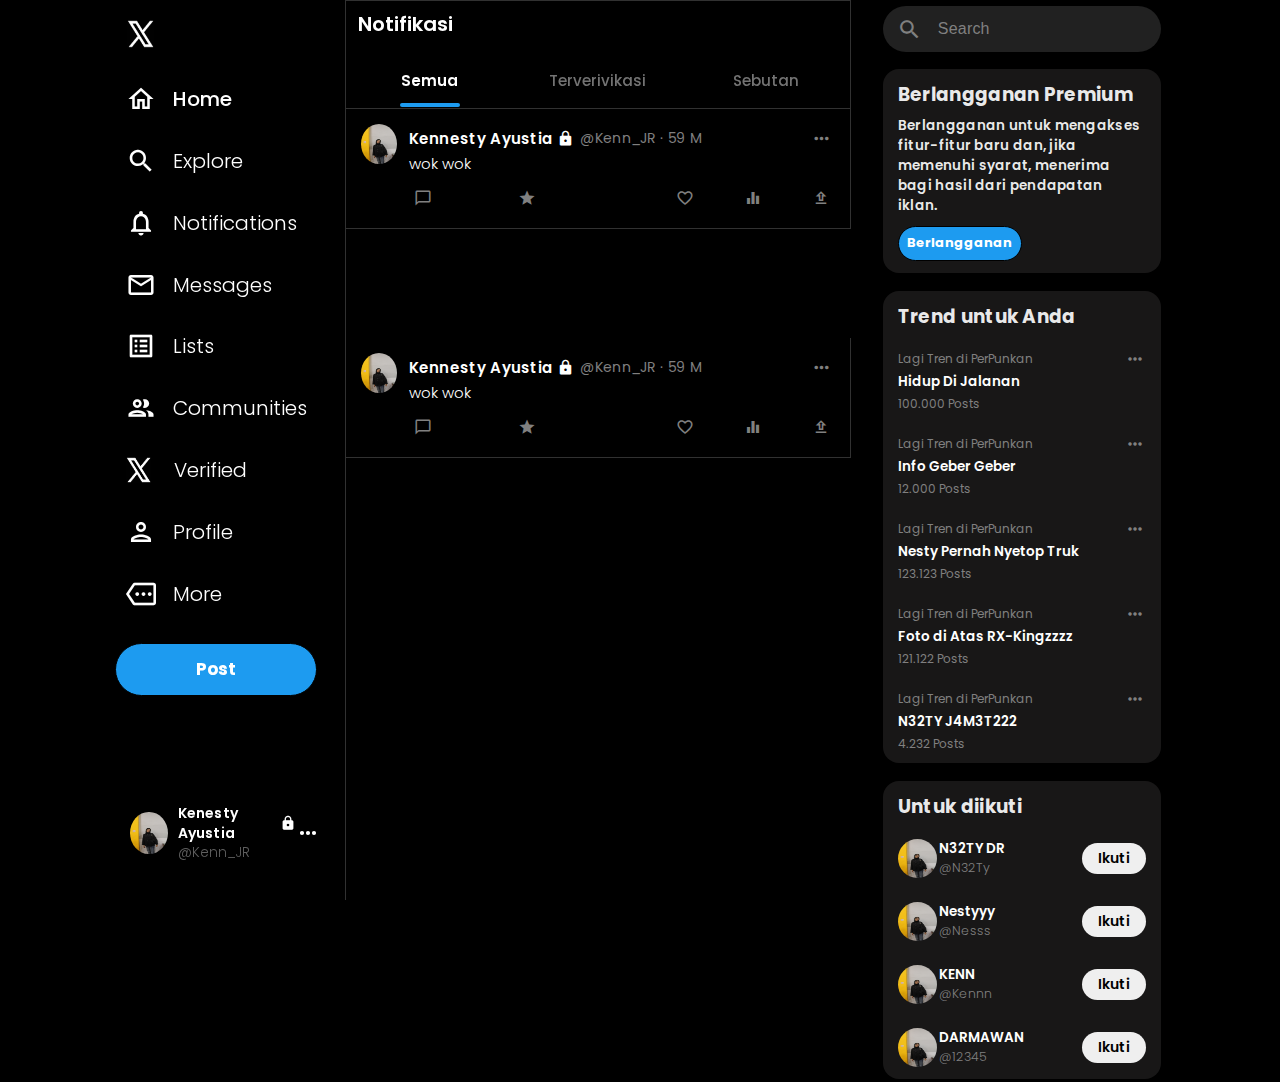
<file: UTS_135_Kennesty Ayustia/notifsemua.html>
<!DOCTYPE html>
<html lang="en">

<head>
    <meta charset="UTF-8">
    <meta http-equiv="X-UA-Compatible" content="IE=edge">
    <meta name="viewport" content="width=device-width, initial-scale=1.0">
    <link href="https://fonts.googleapis.com/icon?family=Material+Icons|Material+Icons+Outlined" rel="stylesheet">
    <link rel="stylesheet" href="resource/stylehome.css">
    <link rel="icon" href="images/xx logo.png">
    <title>139_Muhammad Dafi Bagas</title>
</head>

<body>
    <!-- Nav Links Structure -->
    <header>
        <nav class="nav-links">
            <a href="" class="logo">
                <img src="images/x logo.png" alt="" class="logo-img">
            </a>

            <a href="homepage.html" class="active">
                <i class="material-icons-outlined">home</i>
                <span style="font-weight: 500;"> Home</span>
            </a>

            <a href="explore.html">
                <i class="material-icons-outlined">search</i>
                <span>Explore</span>
            </a>
            

            <a href="">
                <i class="material-icons-outlined">notifications</i>
                <span>Notifications</span>
            </a>

            <a href="">
                <i class="material-icons-outlined">mail</i>
                <span>Messages</span>
            </a>

            <a href="">
                <i class="material-icons-outlined">list_alt</i>
                <span>Lists</span>
            </a>

            <a href="">
                <i class="material-icons-outlined">group</i>
                <span>Communities</span>
            </a>

            <a href="">
                <img src="images/x logo.png" alt="" class="verified">
                <span>Verified</span>
            </a>

            <a href="">
                <i class="material-icons-outlined">person</i>
                <span>Profile</span>
            </a>

            <a href="">
                <i class="material-icons-outlined">more</i>
                <span>More</span>
            </a>
            <button class="x-btn">Post</button>
        </nav>

        <div class="main-account">
            <a href="">
                <img src="images/ken.jpg" alt="">
                <div class="account-details">
                    <span class="account-name">Kenesty Ayustia <i class="material-icons">lock</i></span>
                    <span class="account-user">@Kenn_JR</span>
                </div>
                <i class="material-icons-outlined">
                    more_horiz
                </i>
            </a>
        </div>
    </header>

    <!-- Main Structure -->

    <main>
        <div class="main-flex">

            <!-- Left Main Structure -->

            <div class="main-feed">

                <div class="home-bar">
                    <span style="font-weight: 600;">Notifikasi</span>
                    <div class="two-links">
                        <a href="" class="active">Semua</a>
                        <a href="">Terverivikasi</a>
                        <a href="notifsebutan.html">Sebutan</a>
                    </div>
                </div>
                <div class="new-tweet">
                    <img src="images/ken.jpg" alt="">
                    <div class="tweet-posted-details">
                        <div class="user-time">
                            <a href="">
                               Kennesty Ayustia <i class="material-icons">lock</i>
                                <span> @Kenn_JR
                                    ·
                                    59 M</span>
                            </a>
                            <i class="material-icons-outlined">
                                more_horiz
                            </i>
                        </div>


                        <div class="tweet-text">

                            <p>wok wok</p>

                        </div>

                        <div class="tweet-react">
                            <ul>
                                <li><i class="material-icons-outlined">chat_bubble_outline</i></li>
                                <li><i class="material-icons-outlined green">restart_alt</i></li>
                                <li><i class="material-icons-outlined red">favorite_border</i></li>
                                <li><i class="material-icons-outlined">equalizer</i></li>
                                <li><i class="material-icons-outlined">upload</i></li>
                            </ul>
                            
                        </div>

                    </div>

                    
                </div>
                <div class="new-tweet">
                    <img src="images/ken.jpg" alt="">
                    <div class="tweet-posted-details">
                        <div class="user-time">
                            <a href="">
                               Kennesty Ayustia <i class="material-icons">lock</i>
                                <span> @Kenn_JR
                                    ·
                                    59 M</span>
                            </a>
                            <i class="material-icons-outlined">
                                more_horiz
                            </i>
                        </div>


                        <div class="tweet-text">

                            <p>wok wok</p>

                        </div>

                        <div class="tweet-react">
                            <ul>
                                <li><i class="material-icons-outlined">chat_bubble_outline</i></li>
                                <li><i class="material-icons-outlined green">restart_alt</i></li>
                                <li><i class="material-icons-outlined red">favorite_border</i></li>
                                <li><i class="material-icons-outlined">equalizer</i></li>
                                <li><i class="material-icons-outlined">upload</i></li>
                            </ul>
                            
                        </div>

                    </div>

                    
                </div>

              

            </div>

            <!-- Right Main Structure -->

            <div class="side-feed">

                <!-- Search Bar Structure -->

                <div class="search">
                    <i class="material-icons-outlined">
                        search
                    </i>
                    <input type="text" placeholder="Search">
                </div>

                <!-- Subscribe Section Structure -->

                <div class="subscribe">
                    <h4>Berlangganan Premium</h4>
                    <p>Berlangganan untuk mengakses fitur-fitur baru dan, jika memenuhi syarat, menerima bagi hasil dari pendapatan iklan.</p>
                    <button class="x-btnbr">Berlangganan</button>
                </div>

                <!-- Trending Section Structure -->

                <div class="trending">
                    <h4>Trend untuk Anda</h4>
                    <div class="trending-details">
                        <div class="trending-city">
                            <span>Lagi Tren di PerPunkan</span>
                            <i class="material-icons-outlined">
                                more_horiz
                            </i>
                        </div>

                        <div class="trending-name">
                            <p>Hidup Di Jalanan</p>
                            <span>100.000 Posts</span>
                        </div>
                    </div>

                    <div class="trending-details">
                        <div class="trending-city">
                            <span>Lagi Tren di PerPunkan</span>
                            <i class="material-icons-outlined">
                                more_horiz
                            </i>
                        </div>

                        <div class="trending-name">
                            <p>Info Geber Geber</p>
                            <span>12.000 Posts</span>
                        </div>
                    </div>

                    <div class="trending-details">
                        <div class="trending-city">
                            <span>Lagi Tren di PerPunkan</span>
                            <i class="material-icons-outlined">
                                more_horiz
                            </i>
                        </div>

                        <div class="trending-name">
                            <p>Nesty Pernah Nyetop Truk</p>
                            <span>123.123 Posts</span>
                        </div>
                    </div>

                    <div class="trending-details">
                        <div class="trending-city">
                            <span>Lagi Tren di PerPunkan</span>
                            <i class="material-icons-outlined">
                                more_horiz
                            </i>
                        </div>

                        <div class="trending-name">
                            <p>Foto di Atas RX-Kingzzzz</p>
                            <span>121.122 Posts</span>
                        </div>
                    </div>

                    <div class="trending-details">
                        <div class="trending-city">
                            <span>Lagi Tren di PerPunkan</span>
                            <i class="material-icons-outlined">
                                more_horiz
                            </i>
                        </div>

                        <div class="trending-name">
                            <p>N32TY J4M3T222</p>
                            <span>4.232 Posts</span>
                        </div>
                    </div>

                    

                </div>

                <!-- Follow Section Structure -->

                <div class="follow">
                    <h4>Untuk diikuti</h4>
                    <div class="account-info">
                        <img src="images/ken.jpg" alt="">
                        <div class="user">
                            <p>N32TY DR</p>
                            <span>@N32Ty</span>
                        </div>
                        <button class="follow-btn">Ikuti</button>
                    </div>

                    <div class="account-info">
                        <img src="images/ken.jpg" alt="">
                        <div class="user">
                            <p>Nestyyy</p>
                            <span>@Nesss</span>
                        </div>
                        <button class="follow-btn">Ikuti</button>
                    </div>

                    <div class="account-info">
                        <img src="images/ken.jpg" alt="">
                        <div class="user">
                            <p>KENN</p>
                            <span>@Kennn</span>
                        </div>
                        <button class="follow-btn">Ikuti</button>
                    </div>

                    <div class="account-info">
                        <img src="images/ken.jpg" alt="">
                        <div class="user">
                            <p>DARMAWAN</p>
                            <span>@12345</span>
                        </div>
                        <button class="follow-btn">Ikuti</button>
                    </div>
                </div>
            </div>
        </div>
    </main>

</body>

</html>
</file>
<file: UTS_135_Kennesty Ayustia/resource/style.css>
@import url("https://fonts.googleapis.com/css2?family=Roboto:wght@100;400;900&display=swap");

:root {
  --white: #fafafa;
  --dark-white: #e4e4e4;
  --dark-white-transparent: #e4e4e48c;
  --gray: #ffffff;
  --ligth-gray: #ffffff;
  --blue: #1a8cd8;
}

* {
  padding: 0;
  margin: 0;
  box-sizing: border-box;
  font-family: "Roboto", sans-serif;
}

body {
  display: flex;
  flex-direction: column;
  justify-content: center;
  align-items: center;
  height: 100vh;
  background-color: var(--white);
}

.container {
  display: flex;
  justify-content: center;
  align-items: center;
  margin: auto;
  color: var(--gray);
}



.twitter-right {
  display: none;
}

h1 {
  font-size: 5em;
  color: aliceblue;
}

h2 {
  font-size: 2.5em;
  color: aliceblue;
}

.left {
  font-size: 20vw;
}

.right {
  transform: translate(100px, 0);
  
}

.mt-10 {
  margin-top: 10px;
}

.mt-20 {
  margin-top: 20px;
}

.mt-30 {
  margin-top: 30px;
}

button {
  border-radius: 20px;
  padding: 10px 20px;
  border: 1px solid var(--ligth-gray);
  background-color: transparent;
  transition: opacity 0.3s, background-color 0.3s;
  font-weight: bold;
}

button:hover {
  opacity: 0.8;
  cursor: pointer;
}

.button-group {
  display: flex;
  flex-direction: column;
  max-width: 300px;
}

.button-bg-white {
  display: flex;
  gap: 10px;
  justify-content: center;
  align-items: center;
  text-align: center;
  background-color: var(--white);
}

.button-bg-blue {
  background-color: var(--blue);
  color: var(--white);
  border: 1px solid transparent;
}

.button-bg-transparent {
  background-color: transparent;
}

.button-bg-transparent:hover {
  background-color: var(--dark-white);
}

.text-center {
  text-align: center;
}

.text-blue {
  color: var(--blue);
}

.text-muted {
  color: var(--ligth-gray);
  font-size: 0.8em;
  max-width: 300px;
}

a,
.button-link {
  color: var(--blue);
  text-decoration: none;
  border: none;
  padding: 0;
  font-weight: normal;
}

a:hover,
.button-link:hover {
  text-decoration: underline;
  cursor: pointer;
  opacity: 1;
}

footer {
  padding: 10px;
  margin: auto;
  text-align: center;
  position: fixed;
  bottom: 10px;
}

footer a {
  margin: 10px;
  font-size: 0.8em;
  color: var(--ligth-gray);
}

.modal {
  background-color: var(--dark-white-transparent);
  width: 100vw;
  height: 100vh;
  display: flex;
  justify-content: center;
  align-items: center;
  position: absolute;
}

.modal-container {
  border-radius: 20px;
  background-color: black;
  width: 500px;
  height: 500px;
  display: flex;
  justify-content: center;
  align-items: center;
  margin: auto;
  position: absolute;
}

.modal-content {
  width: 50%;
}

.button-close-modal {
  position: absolute;
  color: #e4e4e4;
  top: 10px;
  left: 10px;
  border: none;
}

.logo-twitter-modal {
  position: absolute;
  top: 20px;
}

.modal-content input {
  border: 1px solid var(--ligth-gray);
  border-radius: 5px;
  padding: 10px;
  background-color: var(--dark-white);
}

.display-hidden {
  display: none;
}

.display-flex {
  display: flex;
}



@media (max-width: 1000px) {
  body {
    padding: 20px;
  }

  .left {
    display: none;
  }

  .right {
    max-width: 90%;
    transform: translate(0, 0);
  }

  h1 {
    font-size: 10vw;
  }

  h2 {
    font-size: 5vw;
  }

  .twitter-right {
    display: block;
    font-size: 10vw;
  }

  footer {
    position: relative;
  }
}

@media (max-width: 500px) {
  .modal-container {
    height: 100vh;
    width: 100vw;
    border-radius: 0;
  }
}
</file>
<file: UTS_135_Kennesty Ayustia/resource/stylehome.css>
@import url('https://fonts.googleapis.com/css2?family=Poppins:ital,wght@0,100;0,200;0,300;0,400;0,500;0,600;0,700;0,800;0,900;1,100;1,200;1,300;1,400;1,500;1,600;1,700;1,800;1,900&display=swap');

* {
    margin: 0;
    padding: 0;
    box-sizing: border-box;
    text-decoration: none;
    list-style: none;
}

html {
    font-size: 10px;
    font-family: 'Poppins', sans-serif;
}

body {
    background-color: black;
}

/* Nav Links Styling */

header {

    position: fixed;
    display: flex;
    flex-direction: column;
    justify-content: space-between;
    width: 27%;
    height: 100%;
    padding: 8px 0px 10px 9%;
    border-right: 0.5px solid rgba(148, 147, 147, 0.333);
}

.nav-links {
    width: 100%;
    height: 78%;
    display: flex;
    flex-direction: column;
    justify-content: space-between;
}

.nav-links a {
    padding: 8px 25px 8px 11px;
    color: white;
    font-size: 2rem;
    display: flex;
    align-items: center;
    width: fit-content;
    transition: 0.2s;
    border-radius: 9999px;
}

.nav-links a:hover {
    background-color: rgba(221, 218, 218, 0.097);
}

.nav-links i {
    font-size: 3rem;
    font-weight: 100;
}

.nav-links span {
    margin-left: 17px;
    font-weight: 300;
}


.nav-links .verified {
    margin-right: 5px;
    width: 25.5px;
    height: 25.5px;
}

.nav-links .logo {
    padding: 12px;

}

.nav-links .logo-img {
    width: 28px;
    height: 28px;
}

.x-btn {
    background-color: rgb(29, 155, 240);
    width: 88%;
    height: 53px;
    border-radius: 9999px;
    color: white;
    font-size: 1.7rem;
    font-weight: 700;
    margin-top: 10px;
    border: 1px solid black;
    transition: 0.2s;
}
.x-btnbr {
    background-color: rgb(29, 155, 240);
    width: 50%;
    height: 35px;
    border-radius: 9999px;
    color: white;
    font-size: 1.3rem;
    font-weight: 700;
    margin-top: 10px;
    border: 1px solid black;
    transition: 0.2s;
}

.x-btn:hover {
    background-color: rgb(2, 133, 220);
}

/* main account Styling */

.main-account {
    width: 100%;
    height: 22%;
    padding-top: 99px;
}

.main-account a {
    display: flex;
    justify-content: space-between;
    align-items: center;
    padding: 8px 10px 8px 15px;
    border-radius: 9999px;
    margin-right: 15px;
    transition: 0.2s;
}

.main-account a img {
    width: 42px;
    height: 42px;
    border-radius: 50%;
}

.account-details {
    display: flex;
    flex-direction: column;
    flex-basis: 70%;
    margin-left: 10px;
    font-size: 1.4rem;
    line-height: 20px;
}

.account-name {
    font-weight: 600;
    letter-spacing: 0.2px;
    color: rgb(255, 255, 255);

}

.account-user {
    color: rgba(182, 182, 182, 0.521);
    font-size: 1.35rem;
    font-weight: 300;
}

.main-account a i {
    color: white;
}

.main-account a:hover {
    background-color: rgba(221, 218, 218, 0.097);
}

.account-details i {
    margin-left: 3px;
    font-size: 1.6rem;
}

.account-details span:first-child {
    display: flex;
    align-items: center;
}

/* Main Styling */
main {
    margin-left: 27%;
    height: 100%;
    width: 73%;

}

.main-flex {
    display: flex;
    width: 100%;
}

.main-feed {
    width: 53%;

}

/* Home Bar Styling */
.home-bar {
    position: fixed;
    width: 39.5%;
    background-color: black;
    height: 109px;
    display: flex;
    justify-content: space-between;
    flex-direction: column;
    border: 0.5px solid rgba(148, 147, 147, 0.333);
    border-left: 0px solid transparent;
    z-index: 99;
    background-color: transparent;
    backdrop-filter: blur(26px);
}

.home-bar span {
    color: white;
    font-size: 2rem;
    font-weight: 500;
    padding: 8px 0 0 12px;
}

.two-links {
    display: flex;
    justify-content: space-between;
}

.two-links a {
    display: flex;
    align-items: center;
    justify-content: center;
    width: 50%;
    color: rgba(182, 182, 182, 0.633);
    font-size: 1.5rem;
    padding: 16px;
    transition: 0.3s;
    font-weight: 500;
    position: relative;
}

.two-links a:hover {
    background-color: rgba(221, 218, 218, 0.145);
}

.two-links .active {
    color: white;
    font-weight: 600;
}

.two-links .active::after {
    content: '';
    position: absolute;
    bottom: 1px;
    width: 60px;
    height: 3.9px;
    background-color: rgb(29, 155, 240);
    border-radius: 5px;
}

/* new tweet Styling */

.new-tweet {
    margin-top: 109px;
    width: 102.1%;
    border: 0.5px solid rgba(148, 147, 147, 0.333);
    border-top: transparent;
    border-left: transparent;
    height: 120px;
    display: flex;
    padding: 15px 15px 0px 15px;
}

.new-tweet img {
    width: 40px;
    height: 40px;
    border-radius: 50%;
}

.new-tweet-details {
    display: flex;
    flex-direction: column;
    justify-content: space-evenly;
    width: 100%;
    margin-left: 12px;
}

.new-tweet-action ul {
    display: flex;
}

.new-tweet-action ul li {
    color: rgb(29, 155, 240);
}

.new-tweet-action ul li i {
    font-size: 2rem;
    background-color: transparent;
    border-radius: 50%;
    padding: 8px;
    transition: 0.3s;
    cursor: pointer;
}

.new-tweet-action ul li i:hover {
    display: flex;
    align-items: center;
    justify-content: center;
    background-color: rgba(29, 156, 240, 0.193);
    border-radius: 50%;
    padding: 8px;
}

.new-tweet-action {
    display: flex;
    justify-content: space-between;
    align-items: center;
    width: 100%;
    margin-top: 16px;
}

.new-tweet-details input {
    width: 100%;
    background-color: black;
    border: none;
    font-size: 2rem;
    color: white;
    outline: none;
}

.new-tweet-details input::placeholder {
    letter-spacing: 0.4px;

}

.new-tweet-action .x-btn {
    width: fit-content;
    width: 70px;
    height: 38px;
    font-size: 1.5rem;
    font-weight: 600;
    margin-top: 0px;
    background-color: rgb(29, 155, 240);
    opacity: 0.5;
}

.new-tweet-action .x-btn:hover {
    opacity: 0.8;
}

/* tweet Posted Styling */

.tweet-posted {
    width: 102.1%;
    min-height: 101px;
    display: flex;
    padding: 12px 15px 5px 15px;
    border: 0.5px solid rgba(148, 147, 147, 0.333);
    border-top: transparent;
    border-left: transparent;
    cursor: pointer;
}

.tweet-posted:hover {
    background-color: rgba(197, 197, 197, 0.04);
}

.tweet-posted img {
    width: 40px;
    height: 40px;
    border-radius: 50%;
}

.tweet-posted-details {
    display: flex;
    flex-direction: column;
    width: 100%;
    margin-left: 12px;

}

.user-time {
    display: flex;
    justify-content: space-between;
}

.user-time a {
    display: flex;
    align-items: center;
    color: white;
    font-size: 1.5rem;
    font-weight: 600;
    letter-spacing: 0.3px;
}

.user-time i {
    font-size: 1.7rem;
    padding: 3.5px;
    border-radius: 50%;
    transition: 0.3s;
}

.user-time i:nth-child(2):hover {
    padding: 3.5px;
    color: rgb(29, 155, 240);
    background-color: rgba(29, 156, 240, 0.145);
}

.user-time span {
    font-size: 1.4rem;
    margin-left: 3px;
    font-weight: 400;
    color: grey;
}

.user-time .material-icons-outlined {
    font-size: 2.1rem;
    color: grey;
}

.tweet-text p {
    color: white;
    font-size: 1.5rem;
    font-weight: 300;
}

.tweet-react ul {
    margin-top: 9px;
    display: flex;
    align-items: center;
    justify-content: space-between;
}

.tweet-react ul li i {
    color: grey;
    font-size: 1.8rem;
    padding: 5px;
    border-radius: 50%;
    transition: 0.3s;
}

.tweet-react ul li i:hover {
    color: rgb(29, 155, 240);
    background-color: rgba(29, 156, 240, 0.145);
    padding: 5px;
}

.tweet-react ul .red:hover {
    color: rgb(249, 43, 119);
    background-color: rgba(255, 0, 0, 0.145);
}

.tweet-react ul .green:hover {
    color: rgb(38, 214, 38);
    background-color: rgba(18, 242, 18, 0.145);
}

/* Left main Styling */
.side-feed {
    width: 40%;
    padding: 6px 54px 3px 42px;
}

/* Search bar Styling */

.search {
    position: relative;
    width: 100%;
    height: 45.5px;
}

.search i {
    position: absolute;
    color: grey;
    bottom: 10px;
    left: 14px;
    font-size: 2.5rem;
}

.search input {
    padding-left: 55px;
    width: 100%;
    height: 100%;
    background-color: rgba(128, 128, 128, 0.257);
    border-radius: 9999px;
    outline: none;
    border: none;
    color: white;
    font-size: 1.6rem;
}

.search input::placeholder {
    color: grey;
    font-size: 1.6rem;
    letter-spacing: 0.2px;
    font-weight: 500;
}

.search input:focus {
    border: 2px solid rgb(29, 155, 240);
    background-color: black;
}

/* Sybscribe Section Styling */
.subscribe {
    display: flex;
    flex-direction: column;
    justify-content: center;
    margin-top: 17px;
    padding: 12px 15px;
    background-color: rgba(92, 90, 90, 0.257);
    border-radius: 16px;
}

.subscribe h4 {
    color: rgba(255, 255, 255, 0.922);
    font-size: 1.85rem;
    letter-spacing: 0.3px;
}

.subscribe p {
    color: rgba(255, 255, 255, 0.922);
    font-size: 1.35rem;
    letter-spacing: 0.3px;
    font-weight: 600;
    margin-top: 8px;
}

.subscribe .x-btn {
    background-color: rgb(29, 155, 240);
    width: 35%;
    height: 39px;
    border-radius: 9999px;
    color: white;
    font-size: 1.4rem;
    font-weight: 700;
    margin-top: 10px;
    border: 1px solid black;
    transition: 0.2s;
    letter-spacing: 0.3px;
}

.subscribe .x-btn:hover {
    background-color: rgb(2, 133, 220);
}

/* Trending Section Styling */
.trending {
    display: flex;
    flex-direction: column;
    justify-content: center;
    margin-top: 18px;
    width: 100%;
    background-color: rgba(92, 90, 90, 0.257);

    border-radius: 16px;
}

.trending h4 {
    color: rgba(255, 255, 255, 0.922);
    font-size: 1.85rem;
    letter-spacing: 0.3px;
    padding: 12px 15px 8px 15px;
}

.trending-details {
    padding: 10px 15px;
    display: flex;
    flex-direction: column;
    cursor: pointer;
}

.trending-details:hover {
    padding: 10px 15px;
    display: flex;
    flex-direction: column;
    background-color: rgba(197, 197, 197, 0.05);
}

.trending-details:last-child {
    padding: 10px 15px;
    display: flex;
    flex-direction: column;
    border-radius: 0 0 16px 16px;
}

.trending-city {
    display: flex;
    justify-content: space-between;
    align-items: center;
}

.trending-city span {
    color: grey;
    font-size: 1.2rem;
}

.trending-city i {
    color: grey;
    font-size: 2rem;
    padding: 1px;
    cursor: pointer;
}

.trending-name p {
    margin: 2.5px 0;
    color: white;
    font-size: 1.35rem;
    font-weight: 600;
}

.trending-name span {
    color: grey;
    font-size: 1.2rem;
}

.trending-details i:hover {
    color: rgb(29, 155, 240);
    background-color: rgba(29, 156, 240, 0.152);
    border-radius: 50%;
    padding: 1px;
}

/* cursor pointer */

ul li {
    cursor: pointer;
}

button {
    cursor: pointer;
}

i {
    cursor: pointer;
}

img {
    cursor: pointer;
}

/* follow Section Styling */

.follow {
    background-color: rgba(92, 90, 90, 0.257);
    margin-top: 18px;
    border-radius: 16px;
    display: flex;
    flex-direction: column;
    justify-content: center;
    overflow: hidden;
}

.follow h4 {
    color: rgba(255, 255, 255, 0.922);
    font-size: 1.85rem;
    letter-spacing: 0.3px;
    padding: 12px 15px 7px 15px;
}

.account-info {
    display: flex;
    justify-content: space-between;
    align-items: center;
    padding: 12px 15px;
    cursor: pointer;

}

.account-info:hover {
    background-color: rgba(197, 197, 197, 0.05);
}

.account-info img {
    width: 39px;
    height: 39px;
    border-radius: 50%;
}

.account-info .user {
    display: flex;
    flex-direction: column;
    justify-content: center;
    flex-basis: 57%;
}

.account-info .user p {
    color: white;
    font-size: 1.35rem;
    font-weight: 600;
}

.account-info .user span {
    color: grey;
    font-size: 1.25rem;
    font-weight: 300;
}

.follow-btn {
    color: black;
    font-size: 1.4rem;
    padding: 5px 16px;
    font-weight: 600;
    border-radius: 9999px;
    border: none;
}

.follow-btn:hover {
    background-color: white;
    opacity: 0.85;
}

button {
    font-family: 'Poppins', sans-serif;
}


/*
By @4ymaneee 
ig : @4ymaneee 
fb : Aymane El
x : @4ymaneee 
     :)
*/
</file>
